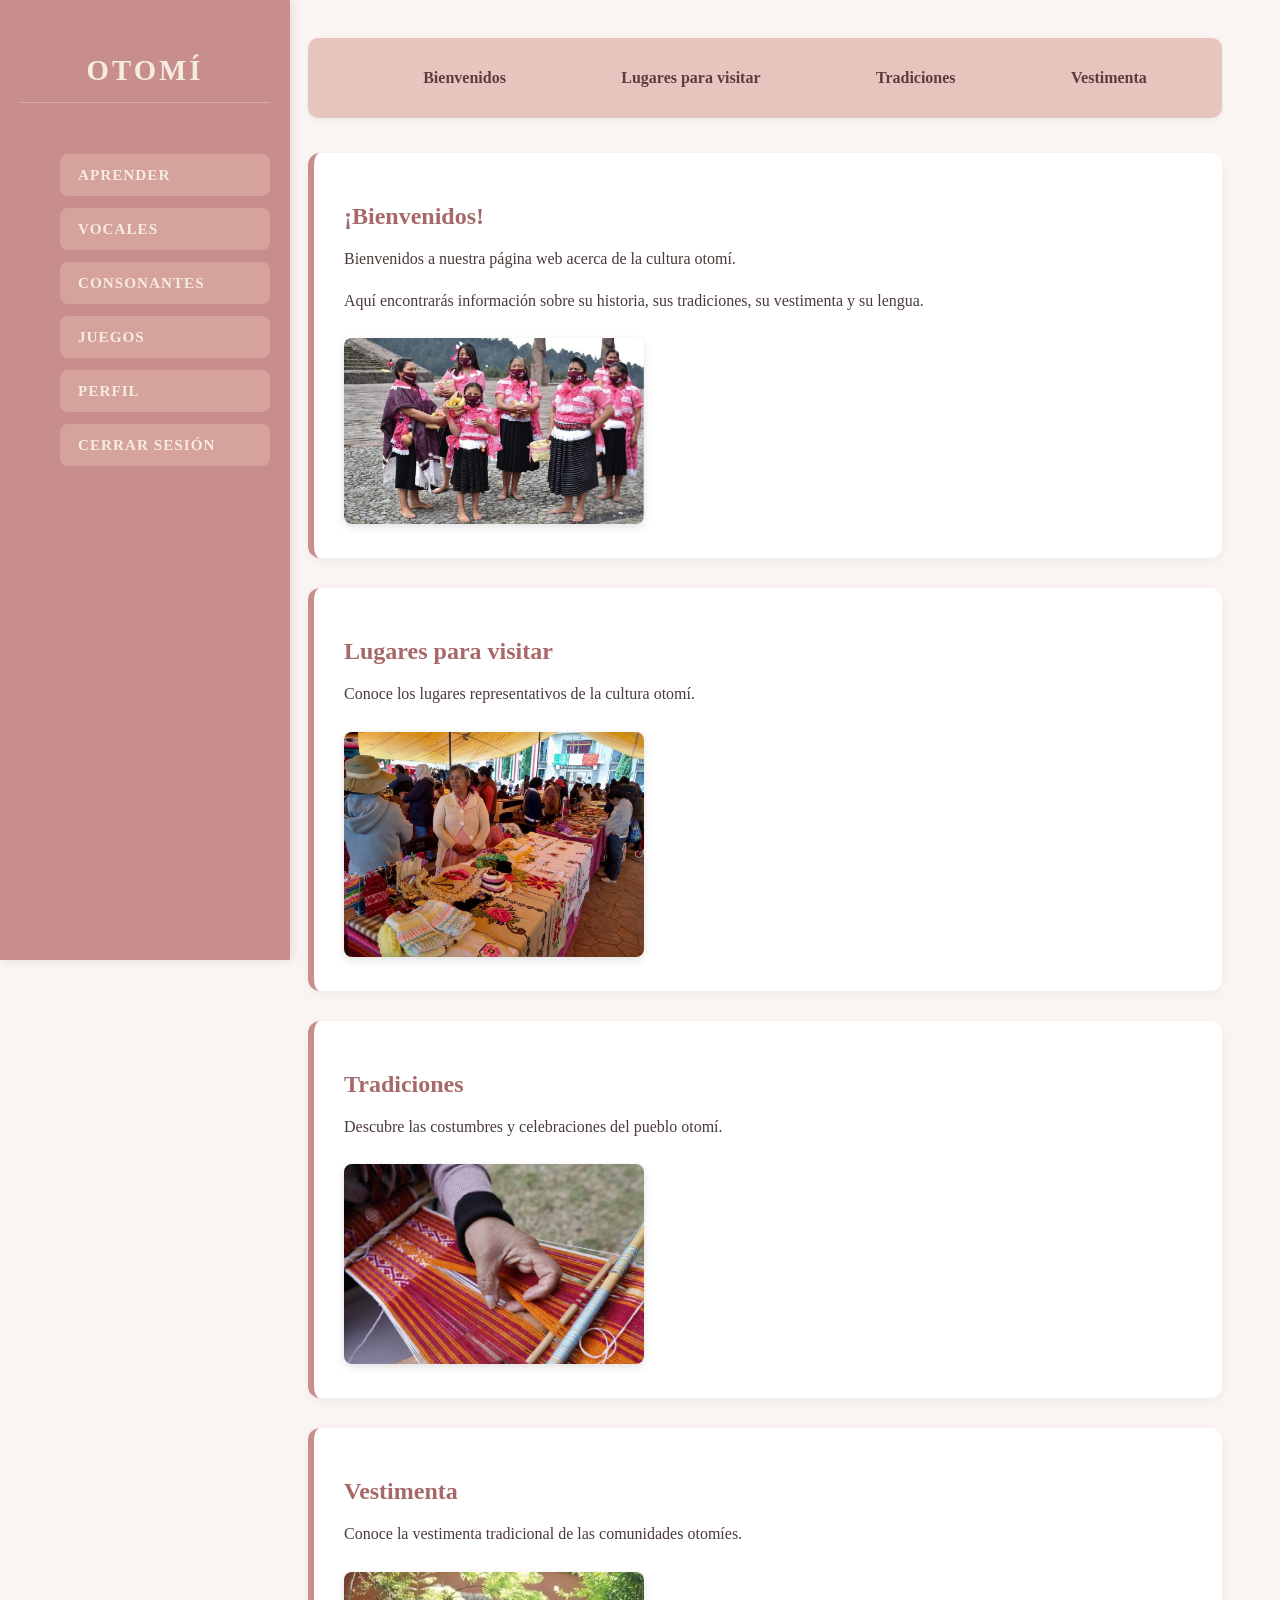
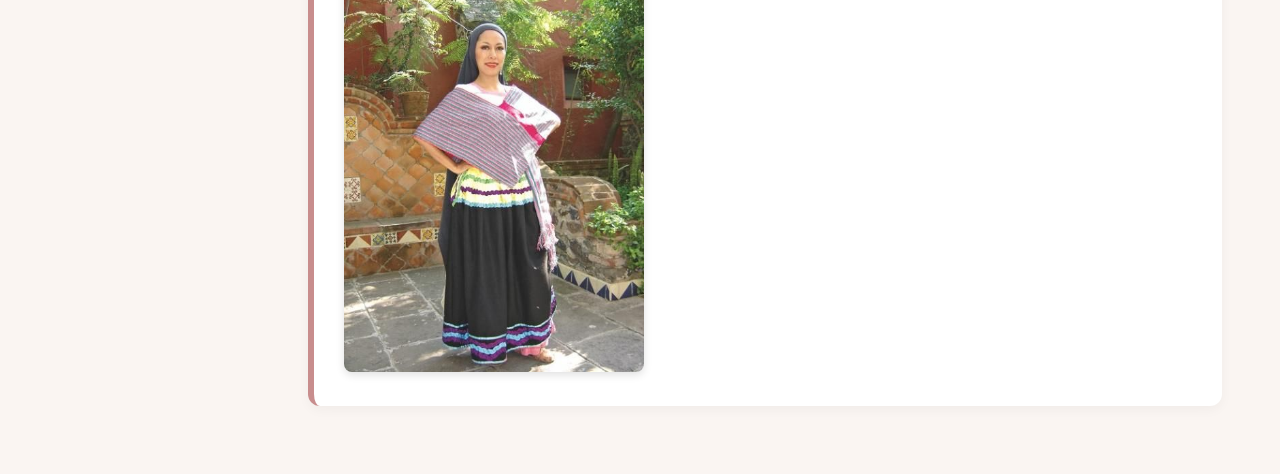
<file: index.html>
<!DOCTYPE html>
<html lang="es">
<head>
    <meta charset="UTF-8">
    <meta name="viewport" content="width=device-width, initial-scale=1.0">
    <title>Cultura Otomí</title>
    <link rel="stylesheet" href="menu.css">
</head>
<body>


    <!-- Menú lateral -->
    <aside id="menu-lateral">
        <h2 class="logo">OTOMÍ</h2>


       <nav class="sidebar">
            <ul>
                <li><a href="unidad_animales.html">APRENDER</a></li>
                <li><a href="#Vocales">VOCALES</a></li>
                <li><a href="#Consonantes">CONSONANTES</a></li>
                <li><a href="juegos.html">JUEGOS</a></li>
                <li><a href="perfil.html">PERFIL</a></li>
                <li><a href="#CerrarSesion">CERRAR SESIÓN</a></li>
            </ul>
        </nav>
    </aside>


    <!-- Contenido principal -->
    <main>


        <!-- Menú superior -->
        <header class="encabezado">
            <nav class="menu-superior">
                <ul>
                    <li><a href="#Bienvenidos">Bienvenidos</a></li>
                    <li><a href="#Lugares">Lugares para visitar</a></li>
                    <li><a href="#Tradiciones">Tradiciones</a></li>
                    <li><a href="#Vestimenta">Vestimenta</a></li>
                </ul>
            </nav>
        </header>


        <!-- Secciones de contenido -->
        <section id="Bienvenidos">
            <h1>¡Bienvenidos!</h1>
            <p>
                Bienvenidos a nuestra página web acerca de
                la cultura otomí.
            </p>
            <p>
                Aquí encontrarás información sobre su historia,
                sus tradiciones, su vestimenta y su lengua.
            </p>


            <div class="imagen">
                <img src="imagenes/indumentaria folclorica.jpg"
                     alt="Cultura otomí"
                     width="300">
            </div>
        </section>


        <section id="Lugares">
            <h2>Lugares para visitar</h2>
            <p>Conoce los lugares representativos de la cultura otomí.</p>


            <div class="imagen">
                <img src="imagenes/artesanias.jpg"
                     alt="Lugares de la cultura otomí"
                     width="300">
            </div>
        </section>


        <section id="Tradiciones">
            <h2>Tradiciones</h2>
            <p>Descubre las costumbres y celebraciones del pueblo otomí.</p>


            <div class="imagen">
                <img src="imagenes/textiles.jpg"
                     alt="Tradiciones otomíes"
                     width="300">
            </div>
        </section>


        <section id="Vestimenta">
            <h2>Vestimenta</h2>
            <p>Conoce la vestimenta tradicional de las comunidades otomíes.</p>


            <div class="imagen">
                <img src="imagenes/indumentaria tradicional.jpg"
                     alt="Vestimenta tradicional otomí"
                     width="300">
            </div>
        </section>
    </main>
</body>
</html>
</file>
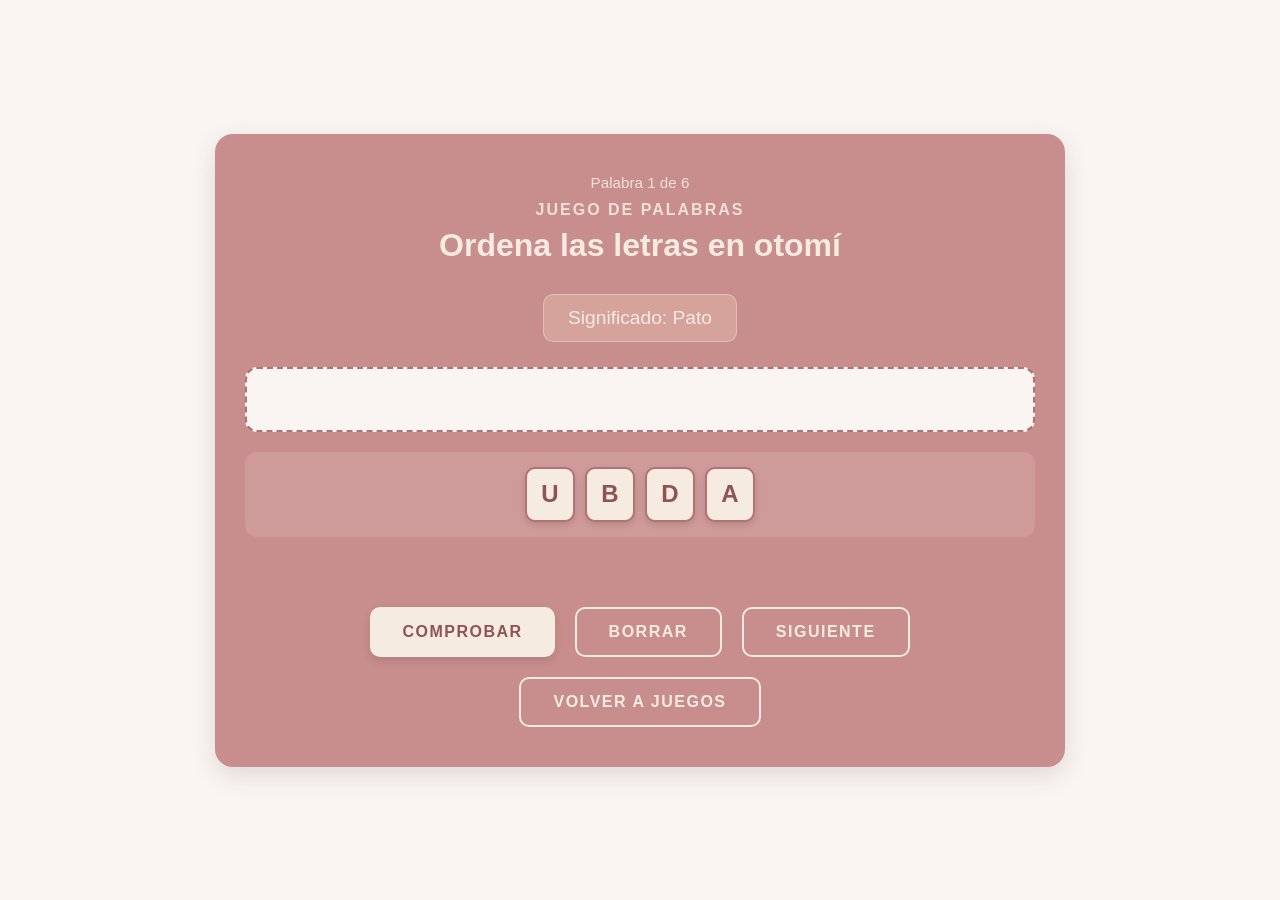
<file: anagrama.html>
<!DOCTYPE html>
<html lang="es">
<head>
  <meta charset="UTF-8">
  <meta name="viewport" content="width=device-width, initial-scale=1.0">
  <title>Anagrama Otomí</title>
  <link rel="stylesheet" href="estilo.css">
  <style>
    /* Estilos específicos del juego de anagramas */
    .pista-palabra {
      background-color: #d6a29c;
      color: #f5ebe0;
      padding: 12px 24px;
      border-radius: 10px;
      font-size: 1.2rem;
      margin-bottom: 25px;
      display: inline-block;
      border: 1px solid rgba(245, 235, 224, 0.4);
    }

    .zona-respuesta, .zona-letras {
      display: flex;
      justify-content: center;
      flex-wrap: wrap;
      gap: 10px;
      min-height: 65px;
      padding: 15px;
      border-radius: 12px;
      margin-bottom: 20px;
    }

    .zona-respuesta {
      background-color: #faf5f2;
      border: 2px dashed #b07272;
    }

    .zona-letras {
      background-color: rgba(245, 235, 224, 0.15);
    }

    .ficha-letra {
      width: 50px;
      height: 55px;
      background-color: #f5ebe0;
      color: #8f5353;
      font-size: 1.5rem;
      font-weight: bold;
      border: 2px solid #b07272;
      border-radius: 10px;
      cursor: pointer;
      display: flex;
      justify-content: center;
      align-items: center;
      box-shadow: 0 3px 6px rgba(0, 0, 0, 0.12);
      transition: transform 0.2s ease, background-color 0.2s ease;
    }

    .ficha-letra:hover {
      background-color: #ffffff;
      transform: translateY(-3px);
    }

    .mensaje-juego {
      font-size: 1.2rem;
      font-weight: bold;
      min-height: 30px;
      margin-bottom: 20px;
      color: #f5ebe0;
    }

    .progreso {
      font-size: 0.95rem;
      margin-bottom: 10px;
      color: #f5ebe0;
      opacity: 0.9;
    }
  </style>
</head>
<body>

  <section id="juego-anagrama">
    <p class="progreso" id="contador">Palabra 1 de 6</p>
    <h3>JUEGO DE PALABRAS</h3>
    <h1>Ordena las letras en otomí</h1>

    <div class="pista-palabra" id="pista">Significado: Pato</div>

    <!-- Aquí se colocan las letras elegidas -->
    <div class="zona-respuesta" id="zona-respuesta"></div>

    <!-- Aquí aparecen las letras revueltas -->
    <div class="zona-letras" id="zona-letras"></div>

    <div class="mensaje-juego" id="mensaje"></div>

    <div class="botones">
      <button class="comprobar" onclick="verificarPalabra()">COMPROBAR</button>
      <button class="saltar" onclick="limpiarIntento()">BORRAR</button>
      <button class="saltar" onclick="siguientePalabra()">SIGUIENTE</button>
      <button class="saltar" onclick="window.location.href='juegos.html'">VOLVER A JUEGOS</button>
    </div>
  </section>

  <script>
    // Lista de palabras en otomí y su significado
    const palabras = [
      { otomi: "BADU", espanol: "Pato" },
      { otomi: "GANE", espanol: "Gallo / Pollo" },
      { otomi: "JUIJI", espanol: "Burro" },
      { otomi: "MIXTU", espanol: "Gato" },
      { otomi: "FOY'O", espanol: "Perro" },
      { otomi: "BAMÄXI", espanol: "Borrego / Oveja" }
    ];

    let indiceActual = 0;
    let letrasDisponibles = [];
    let letrasElegidas = [];

    function mezclarArray(array) {
      let copia = [...array];
      for (let i = copia.length - 1; i > 0; i--) {
        const j = Math.floor(Math.random() * (i + 1));
        [copia[i], copia[j]] = [copia[j], copia[i]];
      }
      return copia;
    }

    function cargarPalabra() {
      const actual = palabras[indiceActual];
      document.getElementById("contador").textContent = `Palabra ${indiceActual + 1} de ${palabras.length}`;
      document.getElementById("pista").textContent = `Significado: ${actual.espanol}`;
      document.getElementById("mensaje").textContent = "";

      letrasElegidas = [];
      letrasDisponibles = mezclarArray(actual.otomi.split(""));
      renderizarFichas();
    }

    function renderizarFichas() {
      const divRespuesta = document.getElementById("zona-respuesta");
      const divLetras = document.getElementById("zona-letras");

      divRespuesta.innerHTML = "";
      divLetras.innerHTML = "";

      // Dibujar letras ya elegidas
      letrasElegidas.forEach((letra, index) => {
        const btn = document.createElement("button");
        btn.className = "ficha-letra";
        btn.textContent = letra;
        btn.onclick = () => devolverLetra(index);
        divRespuesta.appendChild(btn);
      });

      // Dibujar letras revueltas disponibles
      letrasDisponibles.forEach((letra, index) => {
        const btn = document.createElement("button");
        btn.className = "ficha-letra";
        btn.textContent = letra;
        btn.onclick = () => seleccionarLetra(index);
        divLetras.appendChild(btn);
      });
    }

    function seleccionarLetra(index) {
      const letra = letrasDisponibles.splice(index, 1)[0];
      letrasElegidas.push(letra);
      renderizarFichas();
    }

    function devolverLetra(index) {
      const letra = letrasElegidas.splice(index, 1)[0];
      letrasDisponibles.push(letra);
      renderizarFichas();
    }

    function limpiarIntento() {
      cargarPalabra();
    }

    function verificarPalabra() {
      const palabraFormada = letrasElegidas.join("");
      const palabraCorrecta = palabras[indiceActual].otomi;
      const mensaje = document.getElementById("mensaje");

      if (palabraFormada === palabraCorrecta) {
        mensaje.textContent = "¡Correcto! Muy bien.";
        mensaje.style.color = "#d4edda";
      } else {
        mensaje.textContent = "Inténtalo de nuevo, revisa el orden de las letras.";
        mensaje.style.color = "#ffeeba";
      }
    }

    function siguientePalabra() {
      indiceActual++;
      if (indiceActual >= palabras.length) {
        indiceActual = 0;
        alert("¡Felicidades! Completaste todas las palabras del anagrama.");
      }
      cargarPalabra();
    }

    // Iniciar el juego al cargar la página
    cargarPalabra();
  </script>

</body>
</html>
</file>
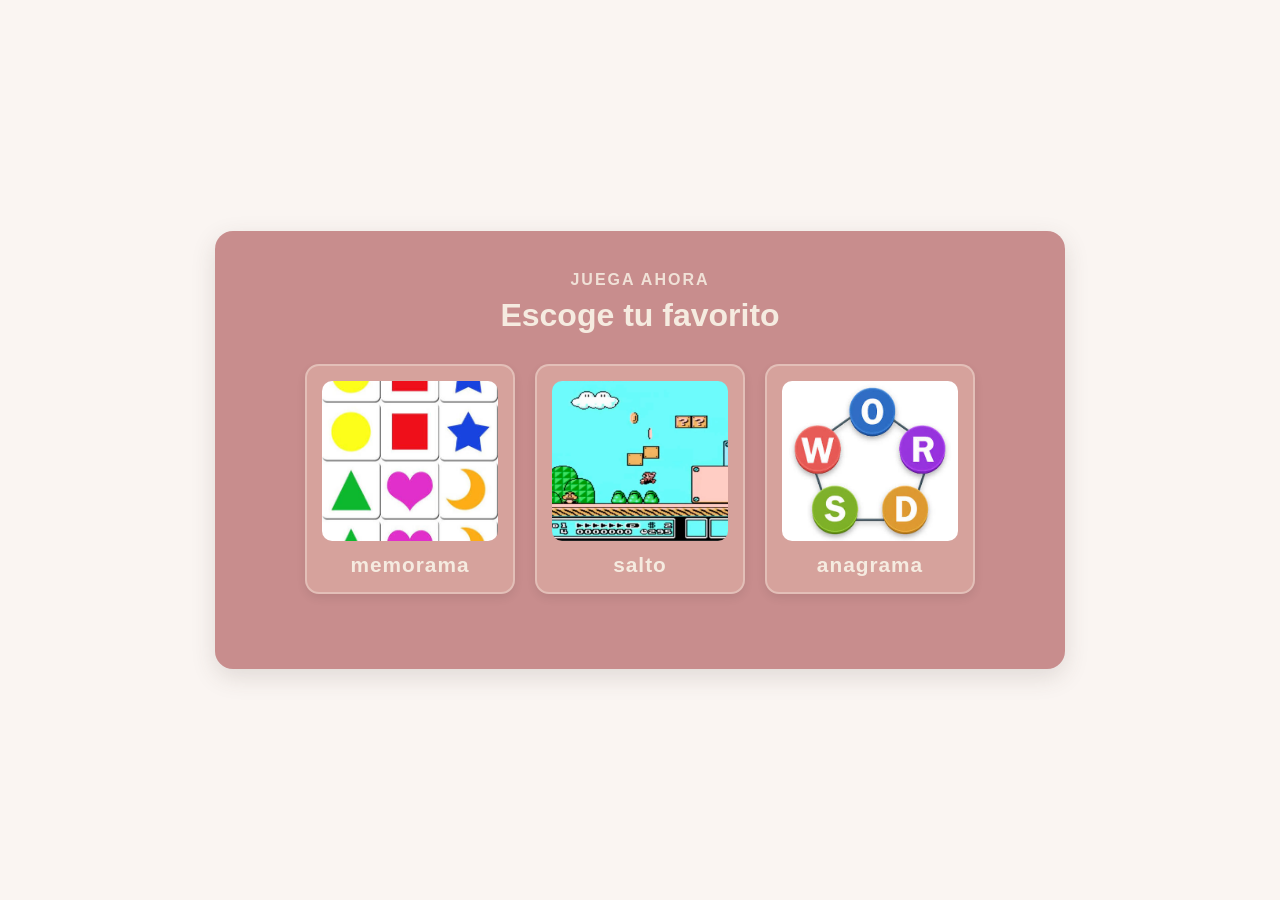
<file: juegos.html>
<!DOCTYPE html>
<html lang="es">
<head>
<meta charset="UTF-8">
<meta name="viewport" content="width=device-width, initial-scale=1.0">
<title>Juegos</title>
<link rel="stylesheet" href="estilo.css">
</head>
<body>

<section id="leccion1">
  <h3>JUEGA AHORA</h3>
  <h1>Escoge tu favorito</h1>

  <div class="container">
    <!-- Juego 1: Memorama -->
    <div class="card" onclick="window.location.href='memorama.html'">
      <img src="img/memorama.jpg" alt="Memorama">
      <div class="contenido">
        <h3>memorama</h3>
      </div>
    </div>

    <!-- Juego 2: Salto -->
    <div class="card" onclick="window.location.href='salto.html'">
      <img src="img/salto.jpg" alt="Salto">
      <div class="contenido">
        <h3>salto</h3>
      </div>
    </div>

    <!-- Juego 3: Anagrama -->
    <div class="card" onclick="window.location.href='anagrama.html'">
      <img src="img/anagrama.jpg" alt="Anagrama">
      <div class="contenido">
        <h3>anagrama</h3>
      </div>
    </div>
  </div> <!-- Cierre de .container que faltaba -->

</section>

</body>
</html>
</file>
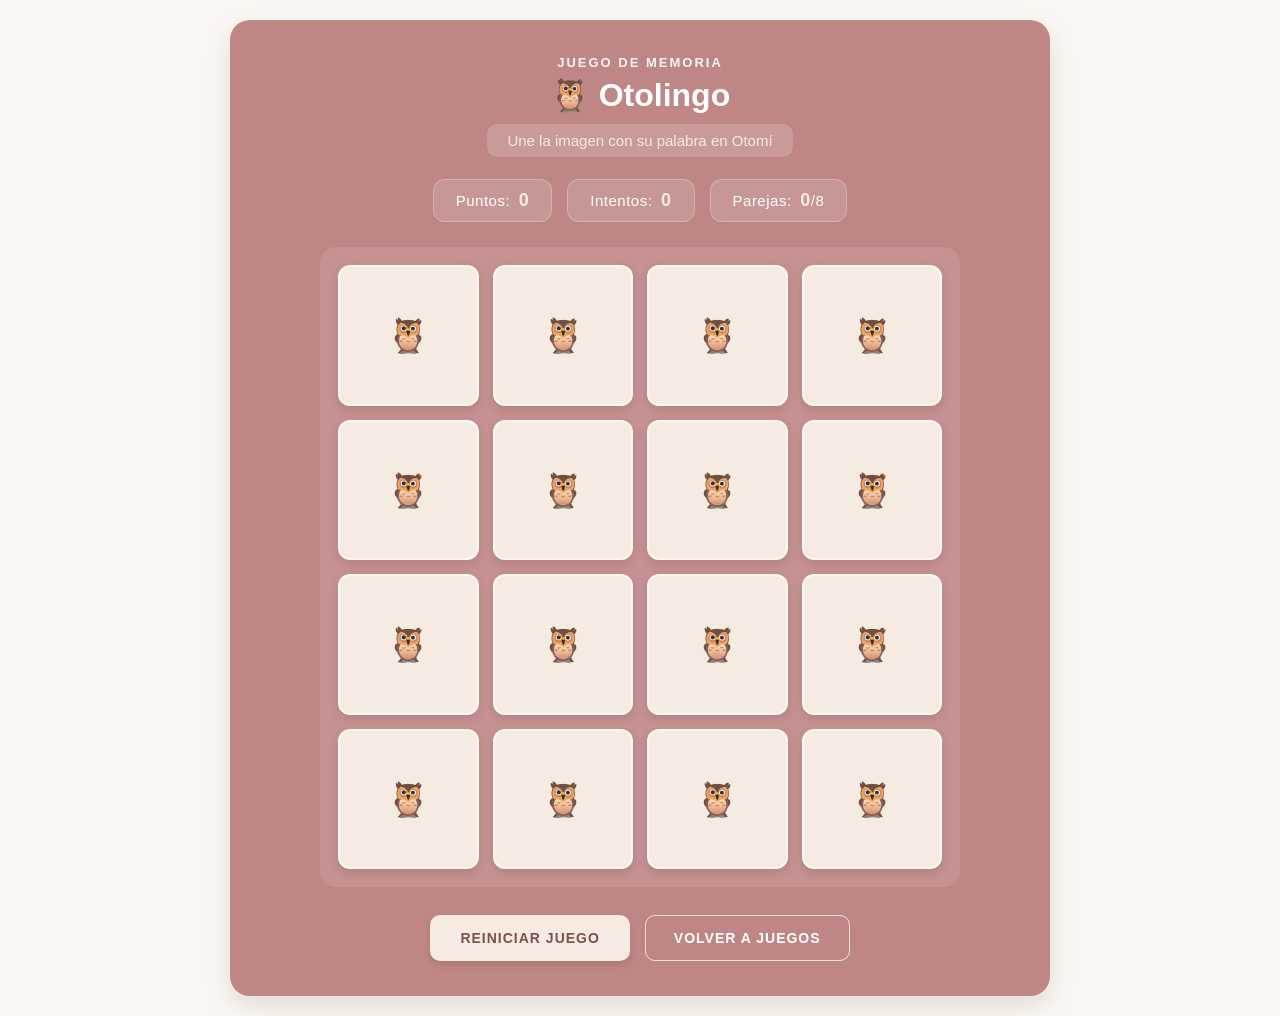
<file: memorama.html>
<!DOCTYPE html>
<html lang="es">
<head>
    <meta charset="UTF-8">
    <meta name="viewport" content="width=device-width, initial-scale=1.0">
    <title>Otolingo - Memorama con Imágenes</title>
    <style>
        * {
            margin: 0;
            padding: 0;
            box-sizing: border-box;
            font-family: 'Segoe UI', Tahoma, Geneva, Verdana, sans-serif;
        }

        :root {
            --terracota: #be8684;
            --terracota-oscuro: #8c5856;
            --terracota-claro: #cfa19f;
            --crema-fondo: #faf7f2;
            --crema-tarjeta: #f5ebe0;
            --texto-oscuro: #7d4f4d;
            --verde-acierto: #8fb996;
            --verde-fondo: #eef6f0;
        }

        body {
            background-color: var(--crema-fondo);
            color: #ffffff;
            min-height: 100vh;
            display: flex;
            justify-content: center;
            align-items: center;
            padding: 20px;
        }

        /* Tarjeta principal estilo contenedor de anagrama.html */
        .tarjeta-principal {
            background-color: var(--terracota);
            width: 820px;
            max-width: 100%;
            padding: 35px 30px;
            border-radius: 20px;
            box-shadow: 0 10px 25px rgba(107, 62, 60, 0.15);
            text-align: center;
        }

        header {
            margin-bottom: 22px;
        }

        .etiqueta-superior {
            font-size: 13px;
            letter-spacing: 2px;
            text-transform: uppercase;
            opacity: 0.9;
            margin-bottom: 6px;
            font-weight: 600;
        }

        h1 {
            font-size: 32px;
            color: #ffffff;
            margin-bottom: 10px;
            font-weight: 700;
        }

        .subtitulo {
            display: inline-block;
            background: rgba(255, 255, 255, 0.16);
            padding: 8px 20px;
            border-radius: 10px;
            font-size: 15px;
            color: var(--crema-tarjeta);
        }

        /* Marcadores */
        .info-juego {
            display: flex;
            justify-content: center;
            gap: 15px;
            margin-bottom: 25px;
            font-size: 15px;
            flex-wrap: wrap;
        }

        .puntuacion, .intentos, .encontrados {
            background: rgba(255, 255, 255, 0.14);
            border: 1px solid rgba(255, 255, 255, 0.25);
            padding: 10px 22px;
            border-radius: 12px;
            color: #ffffff;
            letter-spacing: 0.5px;
        }

        .info-juego span {
            color: var(--crema-tarjeta);
            font-weight: bold;
            font-size: 18px;
            margin-left: 4px;
        }

        /* TABLERO */
        .tablero {
            max-width: 640px;
            margin: 0 auto;
            background: rgba(255, 255, 255, 0.1);
            padding: 18px;
            border-radius: 16px;
            display: grid;
            grid-template-columns: repeat(4, 1fr);
            gap: 14px;
        }

        /* TARJETAS */
        .tarjeta {
            aspect-ratio: 1 / 1;
            position: relative;
            cursor: pointer;
            transform-style: preserve-3d;
            transition: transform 0.5s ease;
        }

        .tarjeta.volteada {
            transform: rotateY(180deg);
        }

        .cara {
            position: absolute;
            width: 100%;
            height: 100%;
            border-radius: 12px;
            display: flex;
            align-items: center;
            justify-content: center;
            backface-visibility: hidden;
            box-shadow: 0 4px 8px rgba(92, 55, 53, 0.18);
        }

        /* Reverso estilo fichas de letras de la captura */
        .trasera {
            background: var(--crema-tarjeta);
            color: var(--texto-oscuro);
            font-size: 34px;
            border: 2px solid rgba(255, 255, 255, 0.6);
            transition: transform 0.15s;
        }

        .tarjeta:not(.volteada):hover .trasera {
            background: #ffffff;
        }

        /* Frente al voltear */
        .frente {
            background: #ffffff;
            border: 3px solid var(--crema-tarjeta);
            transform: rotateY(180deg);
            flex-direction: column;
            padding: 8px;
        }

        .emoji {
            font-size: 44px;
        }

        .palabra {
            font-size: 18px;
            font-weight: bold;
            color: var(--texto-oscuro);
            text-align: center;
        }

        .tarjeta.acertada .frente {
            background: var(--verde-fondo);
            border-color: var(--verde-acierto);
        }

        /* BOTONES (Estilo COMPROBAR y VOLVER A JUEGOS de la captura) */
        .contenedor-boton {
            display: flex;
            justify-content: center;
            gap: 15px;
            margin-top: 28px;
            flex-wrap: wrap;
        }

        .boton {
            background: var(--crema-tarjeta);
            color: var(--texto-oscuro);
            border: none;
            padding: 14px 30px;
            font-size: 14px;
            border-radius: 10px;
            cursor: pointer;
            font-weight: bold;
            letter-spacing: 1px;
            text-transform: uppercase;
            box-shadow: 0 4px 6px rgba(0, 0, 0, 0.1);
            transition: all 0.15s;
        }

        .boton:hover {
            background: #ffffff;
            transform: translateY(-2px);
        }

        .boton-secundario {
            background: transparent;
            color: #ffffff;
            border: 1px solid rgba(255, 255, 255, 0.75);
            padding: 14px 28px;
            font-size: 14px;
            border-radius: 10px;
            cursor: pointer;
            font-weight: 600;
            letter-spacing: 1px;
            text-transform: uppercase;
            text-decoration: none;
            transition: background-color 0.2s;
        }

        .boton-secundario:hover {
            background: rgba(255, 255, 255, 0.15);
        }

        /* MENSAJE FINAL */
        .overlay-final {
            position: fixed;
            top: 0;
            left: 0;
            width: 100%;
            height: 100%;
            background: rgba(92, 55, 53, 0.65);
            display: none;
            justify-content: center;
            align-items: center;
            z-index: 100;
            padding: 20px;
        }

        .mensaje-final {
            background: var(--terracota);
            border: 2px solid var(--crema-tarjeta);
            color: #ffffff;
            padding: 40px;
            border-radius: 20px;
            box-shadow: 0 10px 30px rgba(0,0,0,0.25);
            text-align: center;
            max-width: 450px;
            width: 100%;
        }

        .mensaje-final h2 {
            font-size: 28px;
            color: #ffffff;
            margin-bottom: 15px;
        }

        .mensaje-final p {
            font-size: 16px;
            color: var(--crema-tarjeta);
            margin-bottom: 15px;
        }

        .mensaje-final .boton {
            margin-top: 10px;
        }

        /* Responsivo */
        @media (max-width: 600px) {
            .tablero {
                grid-template-columns: repeat(3, 1fr);
                gap: 10px;
                padding: 12px;
            }
            .emoji {
                font-size: 34px;
            }
            .palabra {
                font-size: 15px;
            }
        }
    </style>
</head>
<body>

    <div class="tarjeta-principal">
        <header>
            <div class="etiqueta-superior">JUEGO DE MEMORIA</div>
            <h1>🦉 Otolingo</h1>
            <p class="subtitulo">Une la imagen con su palabra en Otomí</p>
        </header>

        <div class="info-juego">
            <div class="puntuacion">Puntos: <span id="puntos">0</span></div>
            <div class="intentos">Intentos: <span id="intentos">0</span></div>
            <div class="encontrados">Parejas: <span id="encontrados">0</span>/8</div>
        </div>

        <div class="tablero" id="tablero"></div>

        <div class="contenedor-boton">
            <button class="boton" onclick="reiniciarJuego()">REINICIAR JUEGO</button>
            <a href="juegos.html" class="boton-secundario">VOLVER A JUEGOS</a>
        </div>
    </div>

    <!-- MENSAJE FINAL -->
    <div class="overlay-final" id="overlayFinal">
        <div class="mensaje-final" id="mensajeFinal">
            <h2>🎉 ¡Felicidades!</h2>
            <p>Has encontrado todas las parejas en <strong id="totalIntentos">0</strong> intentos.</p>
            <p>Puntuación final: <strong id="puntosFinal">0</strong> puntos</p>
            <button class="boton" onclick="reiniciarJuego()">JUGAR OTRA VEZ</button>
        </div>
    </div>

    <script>
        // ==========================================
        // BASE DE DATOS: IMAGEN ↔ PALABRA EN OTOMÍ
        // ==========================================
        const parejas = [
            { imagen: "🐕", palabra: "F'yo", nombre: "Perro" },
            { imagen: "🐱", palabra: "Mixtu", nombre: "Gato" },
            { imagen: "🏠", palabra: "Nguu", nombre: "Casa" },
            { imagen: "💧", palabra: "Deje", nombre: "Agua" },
            { imagen: "🌽", palabra: "dethä", nombre: "Maíz" },
            { imagen: "☀️", palabra: "Jädi", nombre: "Sol" },
            { imagen: "🌙", palabra: "Zänä", nombre: "Luna" },
            { imagen: "👋", palabra: "Jaxia", nombre: "Hola" }
        ];

        // ==========================================
        // VARIABLES DEL JUEGO
        // ==========================================
        let puntos = 0;
        let intentos = 0;
        let parejasEncontradas = 0;
        let tarjetasVolteadas = [];
        let bloqueado = false;

        // ==========================================
        // INICIAR JUEGO
        // ==========================================
        function iniciarJuego() {
            puntos = 0;
            intentos = 0;
            parejasEncontradas = 0;
            tarjetasVolteadas = [];
            bloqueado = false;
           
            actualizarPuntuacion();
            generarTarjetas();
        }

        // ==========================================
        // MEZCLAR ARRAY
        // ==========================================
        function mezclar(array) {
            return array.slice().sort(() => Math.random() - 0.5);
        }

        // ==========================================
        // GENERAR TARJETAS
        // ==========================================
        function generarTarjetas() {
            const tablero = document.getElementById('tablero');
            tablero.innerHTML = "";

            let tarjetas = [];
            parejas.forEach((par, indice) => {
                tarjetas.push({ tipo: "imagen", contenido: par.imagen, parId: indice });
                tarjetas.push({ tipo: "palabra", contenido: par.palabra, parId: indice });
            });

            tarjetas = mezclar(tarjetas);

            tarjetas.forEach((datos) => {
                const tarjeta = document.createElement('div');
                tarjeta.className = 'tarjeta';
                tarjeta.dataset.parId = datos.parId;
                tarjeta.dataset.tipo = datos.tipo;
               
                if (datos.tipo === "imagen") {
                    tarjeta.innerHTML = `
                        <div class="cara trasera">🦉</div>
                        <div class="cara frente">
                            <div class="emoji">${datos.contenido}</div>
                        </div>
                    `;
                } else {
                    tarjeta.innerHTML = `
                        <div class="cara trasera">🦉</div>
                        <div class="cara frente">
                            <div class="palabra">${datos.contenido}</div>
                        </div>
                    `;
                }
               
                tarjeta.onclick = () => voltearTarjeta(tarjeta);
                tablero.appendChild(tarjeta);
            });
        }

        // ==========================================
        // VOLTEAR TARJETA
        // ==========================================
        function voltearTarjeta(tarjeta) {
            if (bloqueado) return;
            if (tarjeta.classList.contains('volteada')) return;
            if (tarjeta.classList.contains('acertada')) return;

            tarjeta.classList.add('volteada');
            tarjetasVolteadas.push(tarjeta);

            if (tarjetasVolteadas.length === 2) {
                intentos++;
                actualizarPuntuacion();
                comprobarPareja();
            }
        }

        // ==========================================
        // COMPROBAR SI SON PAREJA
        // ==========================================
        function comprobarPareja() {
            bloqueado = true;
            const t1 = tarjetasVolteadas[0];
            const t2 = tarjetasVolteadas[1];

            if (t1.dataset.parId === t2.dataset.parId) {
                puntos += 10;
                parejasEncontradas++;
               
                setTimeout(() => {
                    t1.classList.add('acertada');
                    t2.classList.add('acertada');
                    t1.style.cursor = "default";
                    t2.style.cursor = "default";
                    actualizarPuntuacion();
                   
                    if (parejasEncontradas === parejas.length) {
                        setTimeout(mostrarMensajeFinal, 500);
                    }
                   
                    tarjetasVolteadas = [];
                    bloqueado = false;
                }, 600);
               
            } else {
                setTimeout(() => {
                    t1.classList.remove('volteada');
                    t2.classList.remove('volteada');
                    tarjetasVolteadas = [];
                    bloqueado = false;
                }, 1000);
            }
        }

        function actualizarPuntuacion() {
            document.getElementById('puntos').textContent = puntos;
            document.getElementById('intentos').textContent = intentos;
            document.getElementById('encontrados').textContent = `${parejasEncontradas}`;
        }

        function mostrarMensajeFinal() {
            document.getElementById('totalIntentos').textContent = intentos;
            document.getElementById('puntosFinal').textContent = puntos;
            document.getElementById('overlayFinal').style.display = "flex";
        }

        function cerrarMensaje() {
            document.getElementById('overlayFinal').style.display = "none";
        }

        function reiniciarJuego() {
            cerrarMensaje();
            iniciarJuego();
        }

        window.onload = iniciarJuego;
    </script>
</body>
</html>
</file>
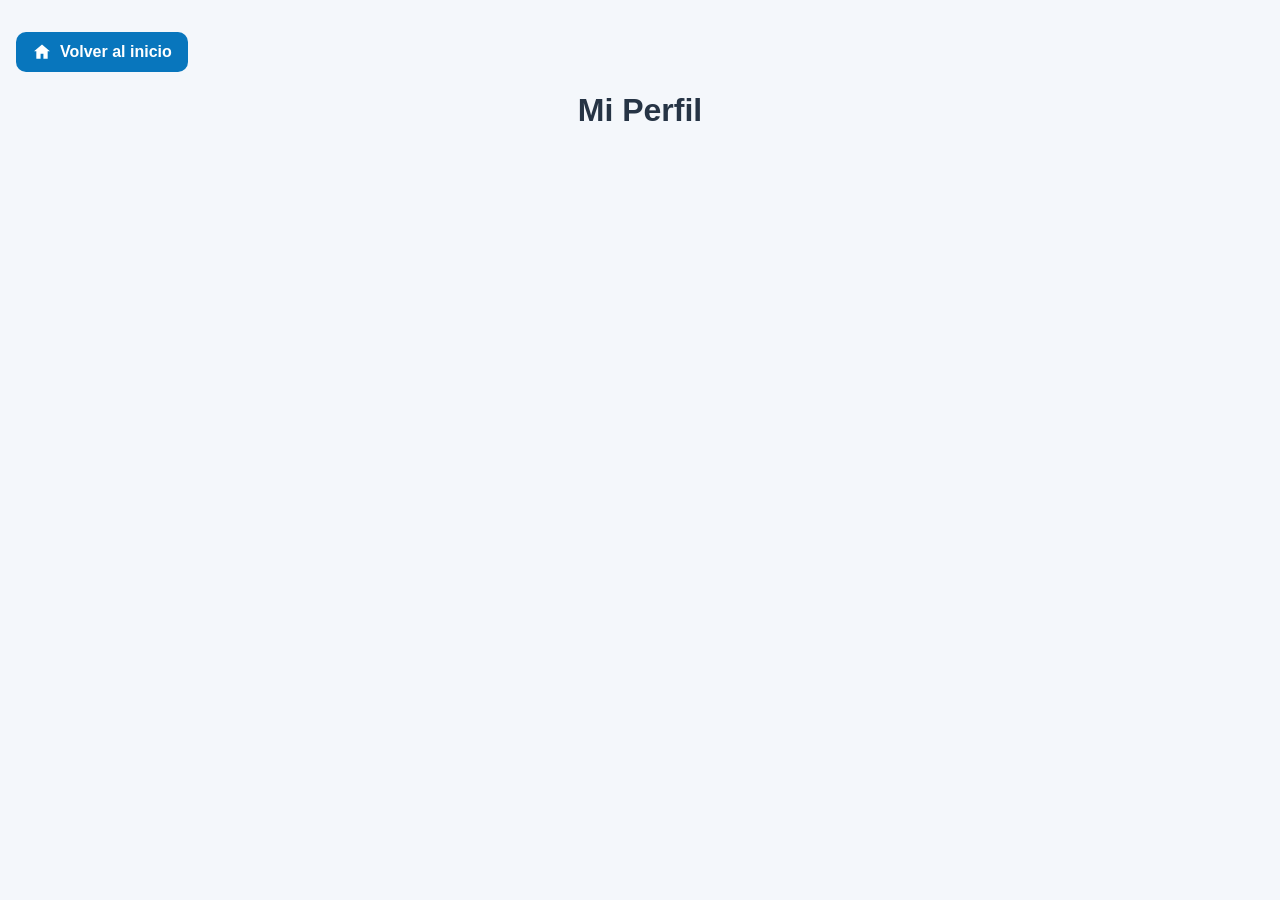
<file: perfil.html>
<!DOCTYPE html>
<html lang="es">
<head>
    <meta charset="UTF-8">
    <title>Progreso de usuarios</title>
    <style>
        body {
            margin: 0;
            padding: 32px 16px;
            background: #f4f7fb;
            color: #263445;
            font-family: Arial, sans-serif;
        }


        h1 {
            margin: 0 0 24px;
            color: #263445;
            text-align: center;
        }


        .boton-inicio {
            display: inline-flex;
            align-items: center;
            gap: 8px;
            margin-bottom: 20px;
            padding: 10px 16px;
            border-radius: 10px;
            background: #0876bd;
            color: #fff;
            font-weight: 600;
            text-decoration: none;
            transition: background-color 0.2s ease;
        }


        .boton-inicio:hover {
            background: #065d96;
        }


        .boton-inicio:focus-visible {
            outline: 3px solid #263445;
            outline-offset: 3px;
        }


        #contenedor {
            width: min(100%, 720px);
            margin: 0 auto;
        }


        .perfil-card {
            padding: 28px;
            background: #fff;
            border: 1px solid #e5eaf0;
            border-radius: 18px;
            box-shadow: 0 8px 24px rgba(38, 52, 69, 0.08);
        }


        .foto-perfil-container {
            display: flex;
            justify-content: center;
            margin-bottom: 16px;
        }


        .foto-perfil {
            width: 112px;
            height: 112px;
            border: 4px solid #e6f4ff;
            border-radius: 50%;
            object-fit: cover;
        }


        .perfil-card h2 {
            margin: 0 0 18px;
            color: #263445;
            text-align: center;
        }


        .datos-perfil,
        .detalles-progreso {
            color: #526174;
        }


        .datos-perfil p,
        .detalles-progreso p {
            margin: 8px 0;
            overflow-wrap: anywhere;
        }


        .titulo-progreso {
            margin: 28px 0 14px;
            color: #263445;
            font-size: 18px;
        }


        .estadisticas {
            display: grid;
            grid-template-columns: repeat(3, minmax(0, 1fr));
            gap: 14px;
        }


        .estadistica {
            display: flex;
            min-height: 120px;
            flex-direction: column;
            align-items: center;
            justify-content: center;
            gap: 6px;
            padding: 16px 10px;
            border-radius: 14px;
            text-align: center;
        }


        .estadistica--porcentaje {
            background: #e6f4ff;
            color: #0876bd;
        }


        .estadistica--experiencia {
            background: #f0eaff;
            color: #7041bd;
        }


        .estadistica--racha {
            background: #fff0df;
            color: #c76a12;
        }


        .estadistica-label {
            font-size: 14px;
            font-weight: 600;
        }


        .estadistica-valor {
            font-size: 30px;
            line-height: 1.1;
        }


        .estadistica-detalle {
            font-size: 13px;
        }


        .detalles-progreso {
            margin-top: 20px;
            padding-top: 12px;
            border-top: 1px solid #e5eaf0;
        }


        @media (max-width: 520px) {
            .perfil-card {
                padding: 20px 16px;
            }


            .estadisticas {
                grid-template-columns: 1fr;
                gap: 10px;
            }


            .estadistica {
                min-height: 96px;
            }
        }


    </style>
</head>
<body>


<a class="boton-inicio" href="index.html">
    <svg aria-hidden="true" viewBox="0 0 24 24" width="20" height="20" fill="currentColor">
        <path d="M12 3 2.5 11h2.7v9h5.1v-5.8h3.4V20h5.1v-9h2.7L12 3z"/>
    </svg>
    <span>Volver al inicio</span>
</a>


<h1>Mi Perfil</h1>


<div id="contenedor"></div>


<script src="app.js"></script>


</body>
</html>
</file>
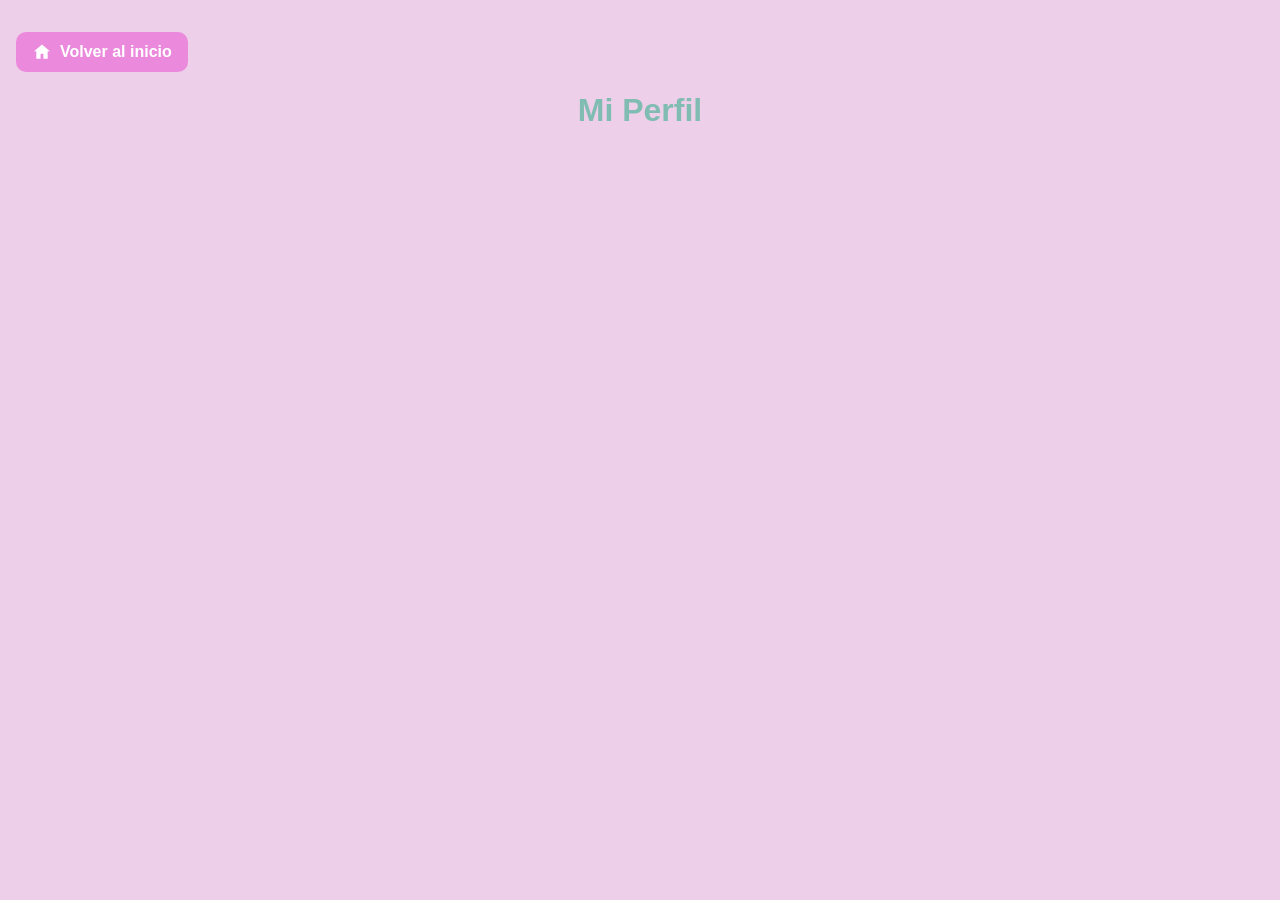
<file: registro.html>
<!DOCTYPE html>
<html lang="es">
<head>
    <meta charset="UTF-8">
    <title>Progreso de usuarios</title>
    <style>
        body {
            margin: 0;
            padding: 32px 16px;
            background: #edcfe9;
            color: #fab6ee;
            font-family: Arial, sans-serif;
        }


        h1 {
            margin: 0 0 24px;
            color: #81bcb2;
            text-align: center;
        }


        .boton-inicio {
            display: inline-flex;
            align-items: center;
            gap: 8px;
            margin-bottom: 20px;
            padding: 10px 16px;
            border-radius: 10px;
            background: #eb8add;
            color: #fff;
            font-weight: 600;
            text-decoration: none;
            transition: background-color 0.2s ease;
        }


        .boton-inicio:hover {
            background: #a1e2e0;
        }


        .boton-inicio:focus-visible {
            outline: 3px solid #60918f;
            outline-offset: 3px;
        }


        #contenedor {
            width: min(100%, 720px);
            margin: 0 auto;
        }


        .perfil-card {
            padding: 28px;
            background: #fff;
            border: 1px solid #e5eaf0;
            border-radius: 18px;
            box-shadow: 0 8px 24px rgba(38, 52, 69, 0.08);
        }


        .foto-perfil-container {
            display: flex;
            justify-content: center;
            margin-bottom: 16px;
        }


        .foto-perfil {
            width: 112px;
            height: 112px;
            border: 4px solid #b6cdde;
            border-radius: 50%;
            object-fit: cover;
        }


        .perfil-card h2 {
            margin: 0 0 18px;
            color: #263445;
            text-align: center;
        }


        .datos-perfil,
        .detalles-progreso {
            color: #526174;
        }


        .datos-perfil p,
        .detalles-progreso p {
            margin: 8px 0;
            overflow-wrap: anywhere;
        }


        .titulo-progreso {
            margin: 28px 0 14px;
            color: #263445;
            font-size: 18px;
        }


        .estadisticas {
            display: grid;
            grid-template-columns: repeat(3, minmax(0, 1fr));
            gap: 14px;
        }


        .estadistica {
            display: flex;
            min-height: 120px;
            flex-direction: column;
            align-items: center;
            justify-content: center;
            gap: 6px;
            padding: 16px 10px;
            border-radius: 14px;
            text-align: center;
        }


        .estadistica--porcentaje {
            background: #e6f4ff;
            color: #0876bd;
        }


        .estadistica--experiencia {
            background: #f0eaff;
            color: #7041bd;
        }


        .estadistica--racha {
            background: #fff0df;
            color: #c76a12;
        }


        .estadistica-label {
            font-size: 14px;
            font-weight: 600;
        }


        .estadistica-valor {
            font-size: 30px;
            line-height: 1.1;
        }


        .estadistica-detalle {
            font-size: 13px;
        }


        .detalles-progreso {
            margin-top: 20px;
            padding-top: 12px;
            border-top: 1px solid #e5eaf0;
        }


        @media (max-width: 520px) {
            .perfil-card {
                padding: 20px 16px;
            }


            .estadisticas {
                grid-template-columns: 1fr;
                gap: 10px;
            }


            .estadistica {
                min-height: 96px;
            }
        }


    </style>
</head>
<body>


<a class="boton-inicio" href="index.html">
    <svg aria-hidden="true" viewBox="0 0 24 24" width="20" height="20" fill="currentColor">
        <path d="M12 3 2.5 11h2.7v9h5.1v-5.8h3.4V20h5.1v-9h2.7L12 3z"/>
    </svg>
    <span>Volver al inicio</span>
</a>


<h1>Mi Perfil</h1>


<div id="contenedor"></div>


<script src="app.js"></script>


</body>
</html>
</file>
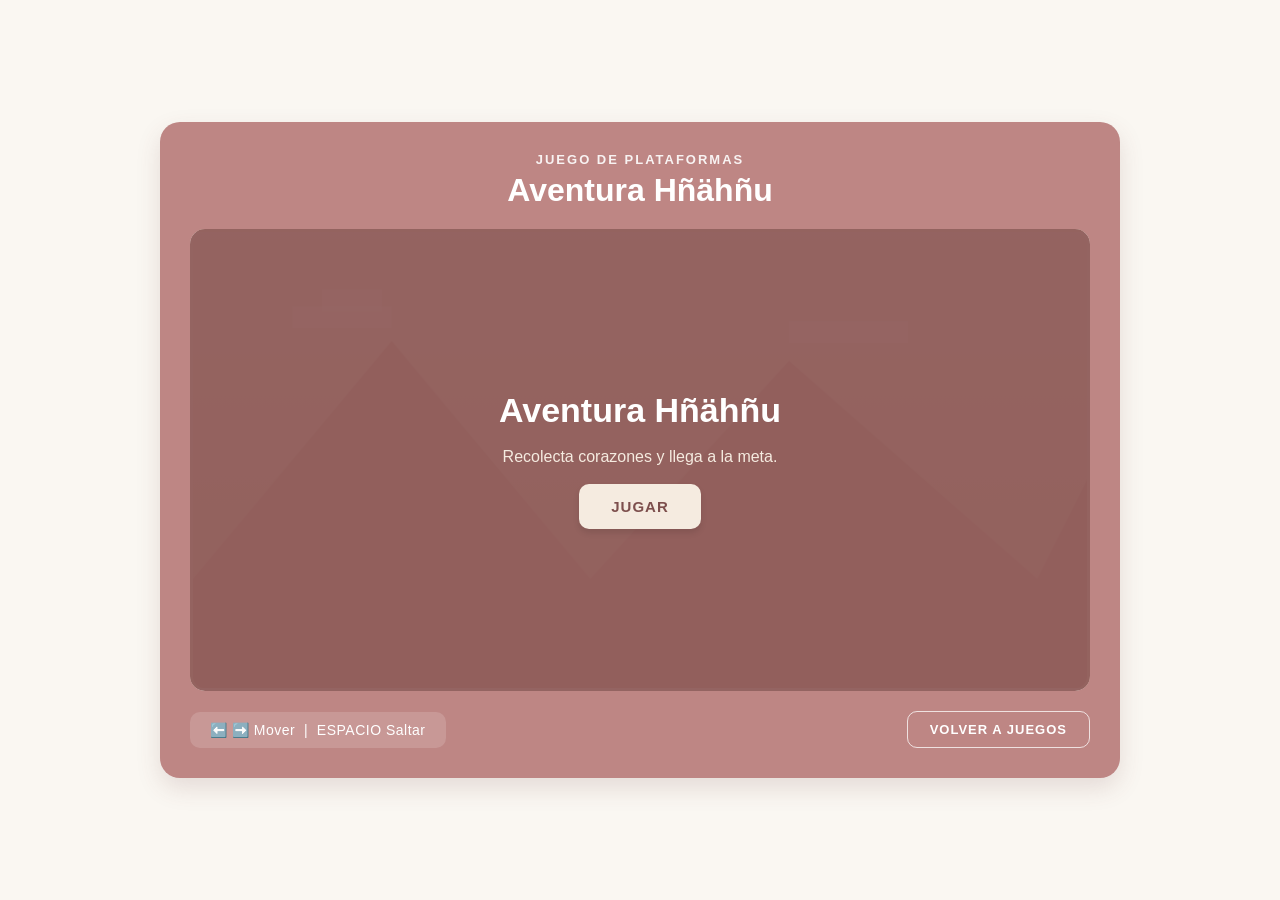
<file: salto.html>
<!DOCTYPE html>
<html lang="es">
<head>
<meta charset="UTF-8">
<meta name="viewport" content="width=device-width, initial-scale=1.0">
<title>Aventura Hñähñu</title>
<style>
* {
    margin: 0;
    padding: 0;
    box-sizing: border-box;
}

body {
    background-color: #faf7f2; /* Fondo crema cálido de la captura */
    font-family: 'Segoe UI', Tahoma, Geneva, Verdana, sans-serif;
    display: flex;
    justify-content: center;
    align-items: center;
    min-height: 100vh;
    padding: 20px;
}

/* Tarjeta principal estilo contenedor de la captura */
.tarjeta-juego {
    background-color: #be8684; /* Tono terracota / rosa antiguo */
    width: 960px;
    max-width: 100%;
    padding: 30px;
    border-radius: 20px;
    box-shadow: 0 10px 25px rgba(107, 62, 60, 0.15);
    text-align: center;
    color: #ffffff;
}

.subtitulo {
    font-size: 13px;
    letter-spacing: 2px;
    text-transform: uppercase;
    opacity: 0.9;
    margin-bottom: 5px;
    font-weight: 600;
}

h1 {
    color: #ffffff;
    font-size: 32px;
    margin-bottom: 20px;
    font-weight: 700;
}

#contenedor {
    width: 100%;
    margin: auto;
    position: relative;
}

canvas {
    width: 100%;
    background: linear-gradient(#f5ebe0, #e6ccb2); /* Cielo cálido acorde a la paleta */
    border: 3px solid rgba(255, 255, 255, 0.4);
    border-radius: 15px;
    display: block;
}

#menu {
    position: absolute;
    top: 0;
    left: 0;
    width: 100%;
    height: 100%;
    background: rgba(140, 88, 86, 0.92); /* Overlay terracota oscuro */
    color: #ffffff;
    display: flex;
    flex-direction: column;
    justify-content: center;
    align-items: center;
    border-radius: 15px;
    gap: 18px;
}

#menu h2 {
    font-size: 34px;
}

#menu p {
    color: #f5ebe0;
    font-size: 16px;
    font-weight: normal;
}

/* Botones estilo "COMPROBAR" y "VOLVER A JUEGOS" de la captura */
.controles-footer {
    display: flex;
    justify-content: space-between;
    align-items: center;
    margin-top: 20px;
    flex-wrap: wrap;
    gap: 15px;
}

.instrucciones {
    background: rgba(255, 255, 255, 0.15);
    padding: 10px 20px;
    border-radius: 10px;
    font-size: 14px;
    letter-spacing: 0.5px;
    color: #ffffff;
}

.btn-primario {
    background-color: #f5ebe0;
    color: #7d4f4d;
    border: none;
    padding: 14px 32px;
    border-radius: 10px;
    font-size: 15px;
    font-weight: bold;
    letter-spacing: 1px;
    text-transform: uppercase;
    cursor: pointer;
    box-shadow: 0 4px 6px rgba(0, 0, 0, 0.1);
    transition: transform 0.15s, background-color 0.2s;
}

.btn-primario:hover {
    background-color: #ffffff;
    transform: translateY(-2px);
}

.btn-secundario {
    background-color: transparent;
    color: #ffffff;
    border: 1px solid rgba(255, 255, 255, 0.75);
    padding: 10px 22px;
    border-radius: 10px;
    font-size: 13px;
    font-weight: 600;
    letter-spacing: 1px;
    text-transform: uppercase;
    cursor: pointer;
    text-decoration: none;
    transition: background-color 0.2s;
}

.btn-secundario:hover {
    background-color: rgba(255, 255, 255, 0.15);
}
</style>
</head>

<body>

<div class="tarjeta-juego">
    <div class="subtitulo">JUEGO DE PLATAFORMAS</div>
    <h1>Aventura Hñähñu</h1>

    <div id="contenedor">
        <canvas id="juego" width="900" height="460"></canvas>

        <div id="menu">
            <h2 id="titulo">Aventura Hñähñu</h2>
            <p>Recolecta corazones y llega a la meta.</p>
            <button class="btn-primario" onclick="iniciar()">JUGAR</button>
        </div>
    </div>

    <div class="controles-footer">
        <div class="instrucciones">⬅️ ➡️ Mover &nbsp;|&nbsp; ESPACIO Saltar</div>
        <a href="juegos.html" class="btn-secundario">VOLVER A JUEGOS</a>
    </div>
</div>

<script>
const canvas = document.getElementById("juego");
const ctx = canvas.getContext("2d");
const menu = document.getElementById("menu");
const titulo = document.getElementById("titulo");

let jugador;
let plataformas;
let corazones;
let obstaculos;
let teclas = {};
let puntos = 0;
let vidas = 3;
let jugando = false;
let camara = 0;
let meta = 3500;

const gravedad = 0.6;

function iniciar() {
    puntos = 0;
    vidas = 3;
    camara = 0;

    jugador = {
        x: 50,
        y: 320,
        w: 35,
        h: 45,
        vx: 0,
        vy: 0,
        suelo: false
    };

    plataformas = [
        {x:0,y:400,w:400,h:60},
        {x:500,y:340,w:180,h:30},
        {x:780,y:290,w:180,h:30},
        {x:1100,y:370,w:300,h:60},
        {x:1500,y:310,w:200,h:30},
        {x:1800,y:260,w:180,h:30},
        {x:2100,y:390,w:350,h:60},
        {x:2600,y:320,w:200,h:30},
        {x:3000,y:370,w:600,h:60}
    ];

    corazones = [
        {x:250,y:320},
        {x:570,y:270},
        {x:850,y:220},
        {x:1200,y:300},
        {x:1550,y:250},
        {x:1850,y:200},
        {x:2200,y:320},
        {x:2650,y:260},
        {x:3200,y:300}
    ];

    obstaculos = [
        {x:600,y:315,w:30,h:25},
        {x:1250,y:345,w:35,h:25},
        {x:2250,y:365,w:35,h:25},
        {x:3150,y:345,w:35,h:25}
    ];

    jugando = true;
    menu.style.display = "none";

    actualizar();
}

// DIBUJAR JUGADOR
function dibujarJugador() {
    let x = jugador.x - camara;
    let y = jugador.y;

    // Cabello
    ctx.fillStyle = "#3d2624";
    ctx.fillRect(x+5,y,25,15);
    ctx.fillRect(x,y+10,35,25);

    // Cara
    ctx.fillStyle = "#f2c19d";
    ctx.fillRect(x+8,y+10,20,20);

    // Ojos
    ctx.fillStyle = "#2b1b1a";
    ctx.fillRect(x+12,y+17,3,4);
    ctx.fillRect(x+22,y+17,3,4);

    // Blusa tradicional
    ctx.fillStyle = "#faf7f2";
    ctx.fillRect(x+5,y+30,25,10);

    // Falda (tono terracota)
    ctx.fillStyle = "#a35d5b";
    ctx.fillRect(x+2,y+38,31,7);

    // Piernas
    ctx.fillStyle = "#3d2624";
    ctx.fillRect(x+8,y+45,6,8);
    ctx.fillRect(x+22,y+45,6,8);

    // Moño
    ctx.fillStyle = "#d97b78";
    ctx.fillRect(x+25,y+3,10,5);
}

// DIBUJAR ESCENARIO (Armonizado con tonos tierra y crema)
function dibujarMundo() {
    ctx.clearRect(0,0,900,460);

    // Montañas en tonos terracota suave
    ctx.fillStyle = "#d8b4a6";
    ctx.beginPath();
    ctx.moveTo(0,350);
    ctx.lineTo(200,110);
    ctx.lineTo(400,350);
    ctx.lineTo(600,130);
    ctx.lineTo(850,350);
    ctx.lineTo(900,250);
    ctx.lineTo(900,460);
    ctx.lineTo(0,460);
    ctx.fill();

    // Nubes crema
    ctx.fillStyle = "rgba(255, 255, 255, 0.75)";
    ctx.fillRect(100,75,100,22);
    ctx.fillRect(130,58,60,22);
    ctx.fillRect(600,90,120,22);

    // Plataformas
    plataformas.forEach(p => {
        let x = p.x-camara;

        // Tierra
        ctx.fillStyle = "#8c5856";
        ctx.fillRect(x,p.y,p.w,p.h);

        // Borde superior arena/crema
        ctx.fillStyle = "#d4a373";
        ctx.fillRect(x,p.y,p.w,10);

        ctx.fillStyle = "#faedcd";
        for(let i=0;i<p.w;i+=20){
            ctx.fillRect(x+i,p.y-2,10,4);
        }
    });

    // Obstáculos (Piedras oscuras)
    obstaculos.forEach(o => {
        let x = o.x - camara;
        ctx.fillStyle = "#5c3735";
        ctx.beginPath();
        ctx.moveTo(x, o.y + o.h);
        ctx.lineTo(x + o.w / 2, o.y);
        ctx.lineTo(x + o.w, o.y + o.h);
        ctx.fill();
    });

    // Corazones
    corazones.forEach(c => {
        ctx.font = "28px Arial";
        ctx.fillText("❤️",c.x-camara,c.y);
    });

    // Meta
    ctx.fillStyle = "#7d4f4d";
    ctx.fillRect(meta-camara,250,8,150);

    ctx.font = "38px Arial";
    ctx.fillText("🏁",meta-camara-15,250);

    dibujarJugador();

    // HUD
    ctx.fillStyle = "#7d4f4d";
    ctx.font = "bold 20px 'Segoe UI', Arial";
    ctx.fillText("❤️ Vidas: "+vidas,20,35);
    ctx.fillText("⭐ Puntos: "+puntos,740,35);
}

// COLISIONES
function colision(a,b) {
    return a.x < b.x+b.w &&
           a.x+a.w > b.x &&
           a.y < b.y+b.h &&
           a.y+a.h > b.y;
}

// ACTUALIZAR JUGADOR
function mover() {
    jugador.vx = 0;

    if(teclas["ArrowRight"]) jugador.vx = 5;
    if(teclas["ArrowLeft"]) jugador.vx = -5;

    jugador.x += jugador.vx;
    jugador.vy += gravedad;
    jugador.y += jugador.vy;

    jugador.suelo = false;

    plataformas.forEach(p => {
        if(colision(jugador,p) && jugador.vy >= 0 &&
           jugador.y+jugador.h-jugador.vy <= p.y+5) {

            jugador.y = p.y-jugador.h;
            jugador.vy = 0;
            jugador.suelo = true;
        }
    });

    // CAER
    if(jugador.y > 500) perderVida();

    // CORAZONES
    corazones = corazones.filter(c => {
        let objeto = {x:c.x,y:c.y-20,w:25,h:25};

        if(colision(jugador,objeto)) {
            puntos += 10;
            return false;
        }
        return true;
    });

    // OBSTACULOS
    obstaculos.forEach(o => {
        if(colision(jugador,o)) perderVida();
    });

    // META
    if(jugador.x >= meta) finalizar(true);

    // CAMARA
    camara = jugador.x-200;
    if(camara < 0) camara = 0;
}

// PERDER VIDA
function perderVida() {
    vidas--;

    jugador.x = Math.max(50, jugador.x - 100);
    jugador.y = 250;
    jugador.vy = 0;

    if(vidas <= 0) finalizar(false);
}

// FINAL
function finalizar(victoria) {
    jugando = false;
    menu.style.display = "flex";

    if(victoria) {
        titulo.innerText = "🎉 ¡GANASTE! 🎉";
    } else {
        titulo.innerText = "💔 INTÉNTALO DE NUEVO";
    }

    menu.querySelector("p").innerText = "Puntuación final: " + puntos;
    menu.querySelector("button").innerText = "VOLVER A JUGAR";
}

// BUCLE
function actualizar() {
    if(!jugando) return;

    mover();
    dibujarMundo();

    requestAnimationFrame(actualizar);
}

// TECLADO
document.addEventListener("keydown", e => {
    teclas[e.key] = true;

    if(e.code === "Space" && jugador && jugador.suelo) {
        jugador.vy = -13;
        jugador.suelo = false;
    }
});

document.addEventListener("keyup", e => {
    teclas[e.key] = false;
});

// INICIO
dibujarMundo();
</script>

</body>
</html>
</file>
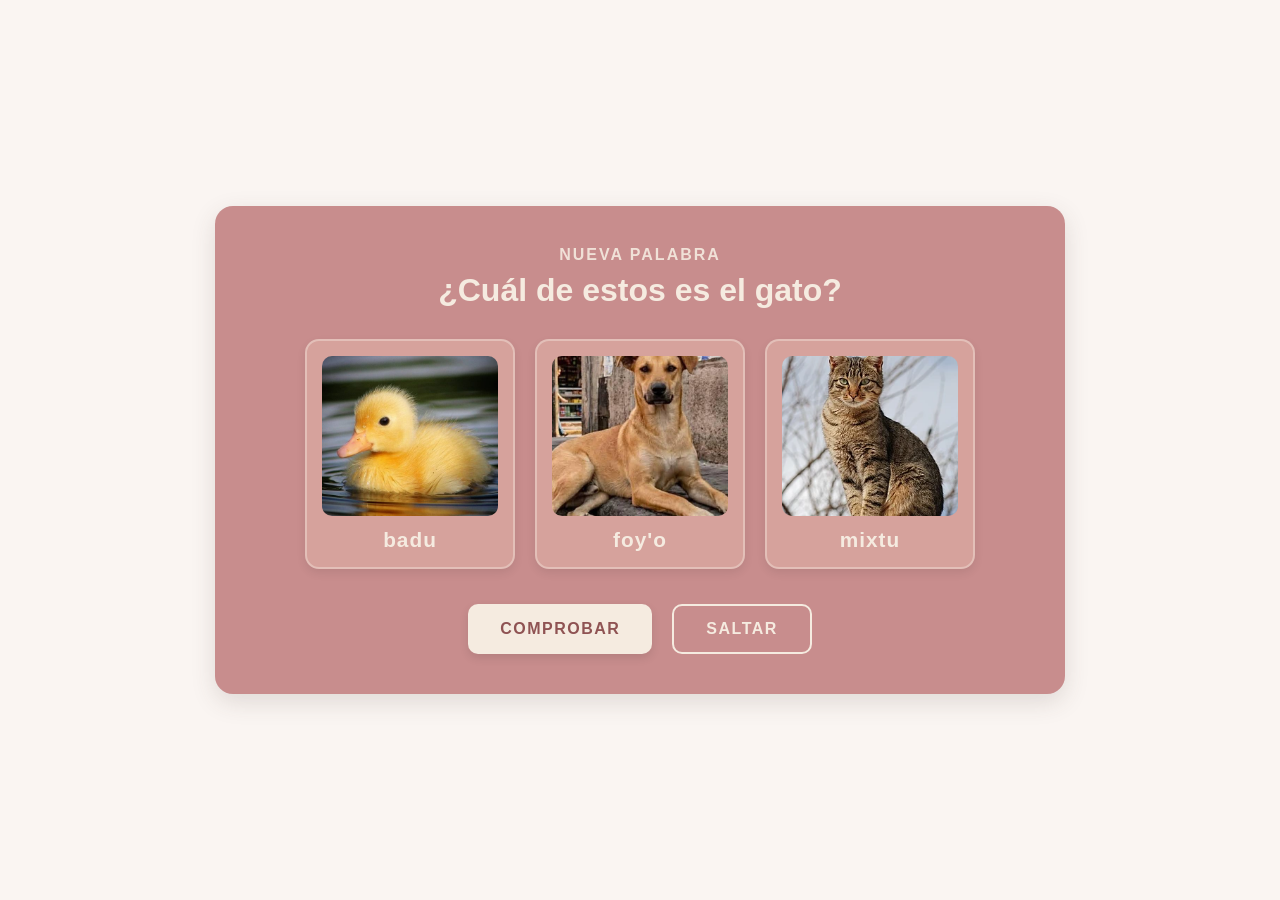
<file: unidad_animales.html>
<!DOCTYPE html>
<html lang="es">
<head>
<meta charset="UTF-8">
<meta name="viewport" content="width=device-width, initial-scale=1.0">
<title>DUOTOMI</title>
<link rel="stylesheet" href="estilo.css">


</head>
<body>


<!-- LECCIÓN 1 -->
<section id="leccion1" style="background-color:#d8b0df;color:white;">


<h3>Nueva palabra</h3>
<h1>¿Cuál de estos es el gato?</h1>


<div class="container">
    <!-- Correcta -->
    <div class="card" onclick="reproducirAudio3()">
        <img src="img/pato.jpg">   
             <h3>badu</h3>
         
    </div>
    <div class="card" onclick="reproducirAudio2()">
         <img src="img/perro.jpg" alt="perro caramelo">
        <div class="contenido">
            <h3>foy'o</h3>
        </div>
       
    </div>




    <div class="card" onclick="reproducirAudio1()">
        <img src="img/gato.jpg">
        <div class="contenido"></div>
             <h3>mixtu</h3>
         </div>
    </div>


<div class="botones">
    <button class="comprobar" onclick="mostrarleccion2()">
        COMPROBAR
 </button>
    <button class="saltar" onclick="mostrarleccion2()">
         SALTAR
    </button>
</div>


 


</section>

<!-- LECCIÓN 2 -->
<section id="leccion2" style="background-color:#e1a3ec;">
  <h3>Nueva palabra</h3>
  <h1>¿Cuál de estos es el pato?</h1>

  <div class="container">
    <div class="card" onclick="reproducirAudio2()">
      <img src="img/perro.jpg" alt="perro caramelo">
      <div class="contenido">
        <h3>foy'o</h3>
      </div>
    </div>

    <div class="card" onclick="reproducirAudio1()">
      <img src="img/gato.jpg" alt="gato">
      <div class="contenido">
        <h3>mixtu</h3>
      </div>
    </div>

    <!-- Correcta -->
    <div class="card" onclick="reproducirAudio3()">
      <img src="img/pato.jpg" alt="pato">
      <div class="contenido">
        <h3>badu</h3>
      </div>
    </div>
  </div>

  <div class="botones">
    <button class="comprobar" onclick="mostrarleccion3()">COMPROBAR</button>
    <button class="saltar" onclick="mostrarleccion3()">SALTAR</button>
  </div>

  <p id="resultado2" class="resultado"></p>
</section>

<!-- LECCIÓN 3 -->
<section id="leccion3" style="background-color:#edbff5;">
  <h3>Nueva palabra</h3>
  <h1>¿Cuál de estos es el burro?</h1>

  <div class="container">
    <div class="card" onclick="reproducirAudio2()">
      <img src="img/perro.jpg" alt="perro caramelo">
      <div class="contenido">
        <h3>foy'o</h3>
      </div>
    </div>

    <div class="card" onclick="reproducirAudio1()">
      <img src="img/gato.jpg" alt="gato">
      <div class="contenido">
        <h3>mixtu</h3>
      </div>
    </div>

    <!-- Correcta -->
    <div class="card" onclick="reproducirAudio4()">
      <img src="img/burro.jpg" alt="burro">
      <div class="contenido">
        <h3>juiji</h3>
      </div>
    </div>
  </div>

   <div class="botones">
    <button class="comprobar" onclick="mostrarleccion4()">COMPROBAR</button>
    <button class="saltar" onclick="mostrarleccion4()">SALTAR</button>
  </div>

  <p id="resultado3" class="resultado"></p>
</section> <!-- <-- Aquí faltaba cerrar la Lección 3 -->

<!-- LECCIÓN 4 -->
<section id="leccion4" style="background-color:#edbff5;">
  <h3>Nueva palabra</h3>
  <h1>¿Cuál de estos es el perro?</h1>

  <div class="container">
    <div class="card" onclick="reproducirAudio4()">
      <img src="img/burro.jpg" alt="burro">
      <div class="contenido">
        <h3>juiji</h3>
      </div>
    </div>

    <!-- Correcta -->
    <div class="card" onclick="reproducirAudio2()">
      <img src="img/perro.jpg" alt="perro caramelo">
      <div class="contenido">
        <h3>foy'o</h3>
      </div>
    </div>

    <div class="card" onclick="reproducirAudio1()">
      <img src="img/gato.jpg" alt="gato">
      <div class="contenido">
        <h3>mixtu</h3>
      </div>
    </div>
  </div> <!-- <-- Aquí faltaba cerrar el container -->

  <div class="botones">
    <button class="comprobar" onclick="mostrarleccion5()">COMPROBAR</button>
    <button class="saltar" onclick="mostrarleccion5()">SALTAR</button>
  </div>

  <p id="resultado4" class="resultado"></p>
</section>
<audio id="audio1" src="audios/Gato.ogg"></audio>
<audio id="audio2" src="audios/Perro.ogg"></audio>
<audio id="audio3" src="audios/Pato.ogg"></audio>
<audio ID="audio4" src="audios/Burro.ogg"></audio>


<script>
function reproducirAudio1(){
    const audio = document.getElementById("audio1");
    audio.currentTime = 0;
    audio.play();
}
function reproducirAudio2(){
    const audio = document.getElementById("audio2");
    audio.currentTime = 0;
    audio.play();
}
function reproducirAudio3(){
    const audio = document.getElementById("audio3");
    audio.currentTime = 0;
    audio.play();
}
function mostrarleccion2(){
    document.getElementById("leccion1").style.display = "none";
    document.getElementById("leccion2").style.display = "block";


}
function mostrarleccion3(){
    document.getElementById("leccion2").style.display = "none";
    document.getElementById("leccion3").style.display = "block";


}


</script>


</body>
</html>
</file>
<file: menu.css>
menu{
  margin: 0;
  padding: 0;
  box-sizing: border-box;
  font-family: 'Segoe UI', Tahoma, Geneva, Verdana, sans-serif;
}

body {
  display: flex;
  background-color: #faf5f2; /* Fondo beige muy suave para el contenido */
  color: #4a3b39; /* Texto oscuro cálido para buena lectura */
  min-height: 100vh;
}

/* =========================================
   MENÚ LATERAL (Palo de rosa / Nude y Beige)
   ========================================= */
#menu-lateral {
  width: 250px;
  background-color: #c88d8d; /* Tono palo de rosa principal */
  color: #f5ebe0; /* Texto en color beige */
  height: 100vh;
  position: fixed; /* Fijo a la izquierda al hacer scroll */
  top: 0;
  left: 0;
  padding: 30px 20px;
  display: flex;
  flex-direction: column;
  box-shadow: 2px 0 10px rgba(0, 0, 0, 0.1);
}

#menu-lateral .logo {
  font-size: 1.8rem;
  font-weight: bold;
  text-align: center;
  letter-spacing: 3px;
  color: #f5ebe0; /* Beige */
  margin-bottom: 35px;
  padding-bottom: 15px;
  border-bottom: 1px solid rgba(245, 235, 224, 0.3);
}

.sidebar ul {
  list-style: none;
  display: flex;
  flex-direction: column;
  gap: 12px; /* Espacio entre elementos de la lista */
}

.sidebar ul li a {
  display: block;
  text-decoration: none;
  color: #f5ebe0; /* Texto beige */
  background-color: #d6a29c; /* Tono nude / palo de rosa más claro */
  padding: 12px 18px;
  border-radius: 8px;
  font-weight: 600;
  font-size: 0.95rem;
  letter-spacing: 1px;
  transition: all 0.3s ease;
}

/* Efecto al pasar el cursor por el menú lateral */
.sidebar ul li a:hover {
  background-color: #b07272; /* Palo de rosa más profundo */
  color: #ffffff;
  transform: translateX(5px);
}

/* =========================================
   CONTENIDO PRINCIPAL Y MENÚ SUPERIOR
   ========================================= */
main {
  margin-left: 250px; /* Deja espacio para el menú lateral fijo */
  flex: 1;
  padding: 30px 50px;
}

/* Menú superior horizontal */
.encabezado {
  background-color: #e6c5be; /* Tono nude suave */
  padding: 15px 25px;
  border-radius: 10px;
  margin-bottom: 35px;
  box-shadow: 0 2px 6px rgba(0, 0, 0, 0.05);
}

.menu-superior ul {
  list-style: none;
  display: flex;
  justify-content: space-around;
  flex-wrap: wrap;
  gap: 15px;
}

.menu-superior ul li a {
  text-decoration: none;
  color: #5c3d3d;
  font-weight: 600;
  padding: 8px 15px;
  border-radius: 6px;
  transition: background-color 0.3s ease, color 0.3s ease;
}

.menu-superior ul li a:hover {
  background-color: #c88d8d;
  color: #f5ebe0; /* Beige */
}

/* =========================================
   SECCIONES DE CONTENIDO
   ========================================= */
section {
  background-color: #ffffff;
  padding: 30px;
  margin-bottom: 30px;
  border-radius: 12px;
  border-left: 6px solid #c88d8d; /* Detalle palo de rosa */
  box-shadow: 0 4px 12px rgba(0, 0, 0, 0.04);
}

section h1,
section h2 {
  color: #a66868;
  margin-bottom: 15px;
}

section p {
  line-height: 1.6;
  margin-bottom: 15px;
}

.imagen img {
  border-radius: 8px;
  margin-top: 10px;
  box-shadow: 0 3px 8px rgba(0, 0, 0, 0.12);
  max-width: 100%;
  height: auto;
}

/* =========================================
   DISEÑO RESPONSIVO (Pantallas pequeñas)
   ========================================= */
@media (max-width: 768px) {
  body {
    flex-direction: column;
  }

  #menu-lateral {
    position: relative;
    width: 100%;
    height: auto;
  }

  main {
    margin-left: 0;
    padding: 20px;
  }
}
</file>
<file: estilo.css>
/* Estilos generales y reinicio */
* {
  margin: 0;
  padding: 0;
  box-sizing: border-box;
  font-family: 'Segoe UI', Tahoma, Geneva, Verdana, sans-serif;
}

body {
  background-color: #faf5f2; /* Fondo beige muy suave */
  color: #4a3b39;
  min-height: 100vh;
  display: flex;
  justify-content: center;
  align-items: center;
  padding: 20px;
}

/* =========================================
   CONTENEDOR DE CADA LECCIÓN
   ========================================= */
section {
  /* !important reemplaza los colores morados en línea de tu HTML */
  background-color: #c88d8d !important; /* Palo de rosa principal */
  color: #f5ebe0 !important; /* Texto beige */
  width: 100%;
  max-width: 850px;
  padding: 40px 30px;
  border-radius: 18px;
  box-shadow: 0 8px 25px rgba(74, 59, 57, 0.15);
  text-align: center;
}

/* Ocultar lecciones 2, 3 y 4 al inicio para mostrarlas paso a paso */
#leccion2,
#leccion3,
#leccion4 {
  display: none;
}

section > h3 {
  font-size: 1rem;
  text-transform: uppercase;
  letter-spacing: 2px;
  color: #f5ebe0;
  opacity: 0.9;
  margin-bottom: 8px;
}

section > h1 {
  font-size: 2rem;
  color: #f5ebe0;
  margin-bottom: 30px;
}

/* =========================================
   TARJETAS DE ANIMALES (.container y .card)
   ========================================= */
.container {
  display: flex;
  justify-content: center;
  gap: 20px;
  flex-wrap: wrap;
  margin-bottom: 35px;
}

.card {
  background-color: #d6a29c; /* Tono nude / palo de rosa claro */
  border: 2px solid rgba(245, 235, 224, 0.4);
  border-radius: 14px;
  width: 210px;
  padding: 15px;
  cursor: pointer;
  transition: all 0.3s ease;
  display: flex;
  flex-direction: column;
  align-items: center;
  box-shadow: 0 4px 10px rgba(0, 0, 0, 0.08);
}

.card:hover {
  background-color: #b07272; /* Palo de rosa profundo al pasar el cursor */
  transform: translateY(-6px);
  border-color: #f5ebe0;
}

.card:active {
  transform: scale(0.97);
}

.card img {
  width: 100%;
  height: 160px;
  object-fit: cover; /* Mantiene todas las fotos del mismo tamaño sin deformarlas */
  border-radius: 10px;
  margin-bottom: 12px;
  background-color: #faf5f2;
}

.card h3 {
  color: #f5ebe0; /* Texto beige */
  font-size: 1.3rem;
  letter-spacing: 1px;
}

/* =========================================
   BOTONES DE ACCIÓN (.botones)
   ========================================= */
.botones {
  display: flex;
  justify-content: center;
  gap: 20px;
  flex-wrap: wrap;
}

.botones button {
  padding: 14px 32px;
  font-size: 1rem;
  font-weight: bold;
  letter-spacing: 1.5px;
  border-radius: 10px;
  cursor: pointer;
  transition: all 0.3s ease;
}

/* Botón Comprobar */
.comprobar {
  background-color: #f5ebe0; /* Beige */
  color: #8f5353; /* Texto palo de rosa oscuro */
  border: none;
  box-shadow: 0 4px 10px rgba(0, 0, 0, 0.1);
}

.comprobar:hover {
  background-color: #ffffff;
  transform: translateY(-2px);
}

/* Botón Saltar */
.saltar {
  background-color: transparent;
  color: #f5ebe0; /* Beige */
  border: 2px solid #f5ebe0;
}

.saltar:hover {
  background-color: rgba(245, 235, 224, 0.2);
}

.resultado {
  margin-top: 15px;
  font-weight: bold;
  color: #f5ebe0;
}

/* =========================================
   DISEÑO RESPONSIVO
   ========================================= */
@media (max-width: 600px) {
  .card {
    width: 100%;
    max-width: 280px;
  }

  section > h1 {
    font-size: 1.5rem;
  }
}

.contenedor-juego {
  width: 100%;
  margin-top: 20px;
  border: 3px solid #f5ebe0; /* Borde beige */
  border-radius: 12px;
  overflow: hidden;
  background-color: #faf5f2;
  box-shadow: 0 4px 12px rgba(0, 0, 0, 0.12);
}

.contenedor-juego iframe {
  display: block;
  width: 100%;
  min-height: 550px;
  border: none;
}
</file>
